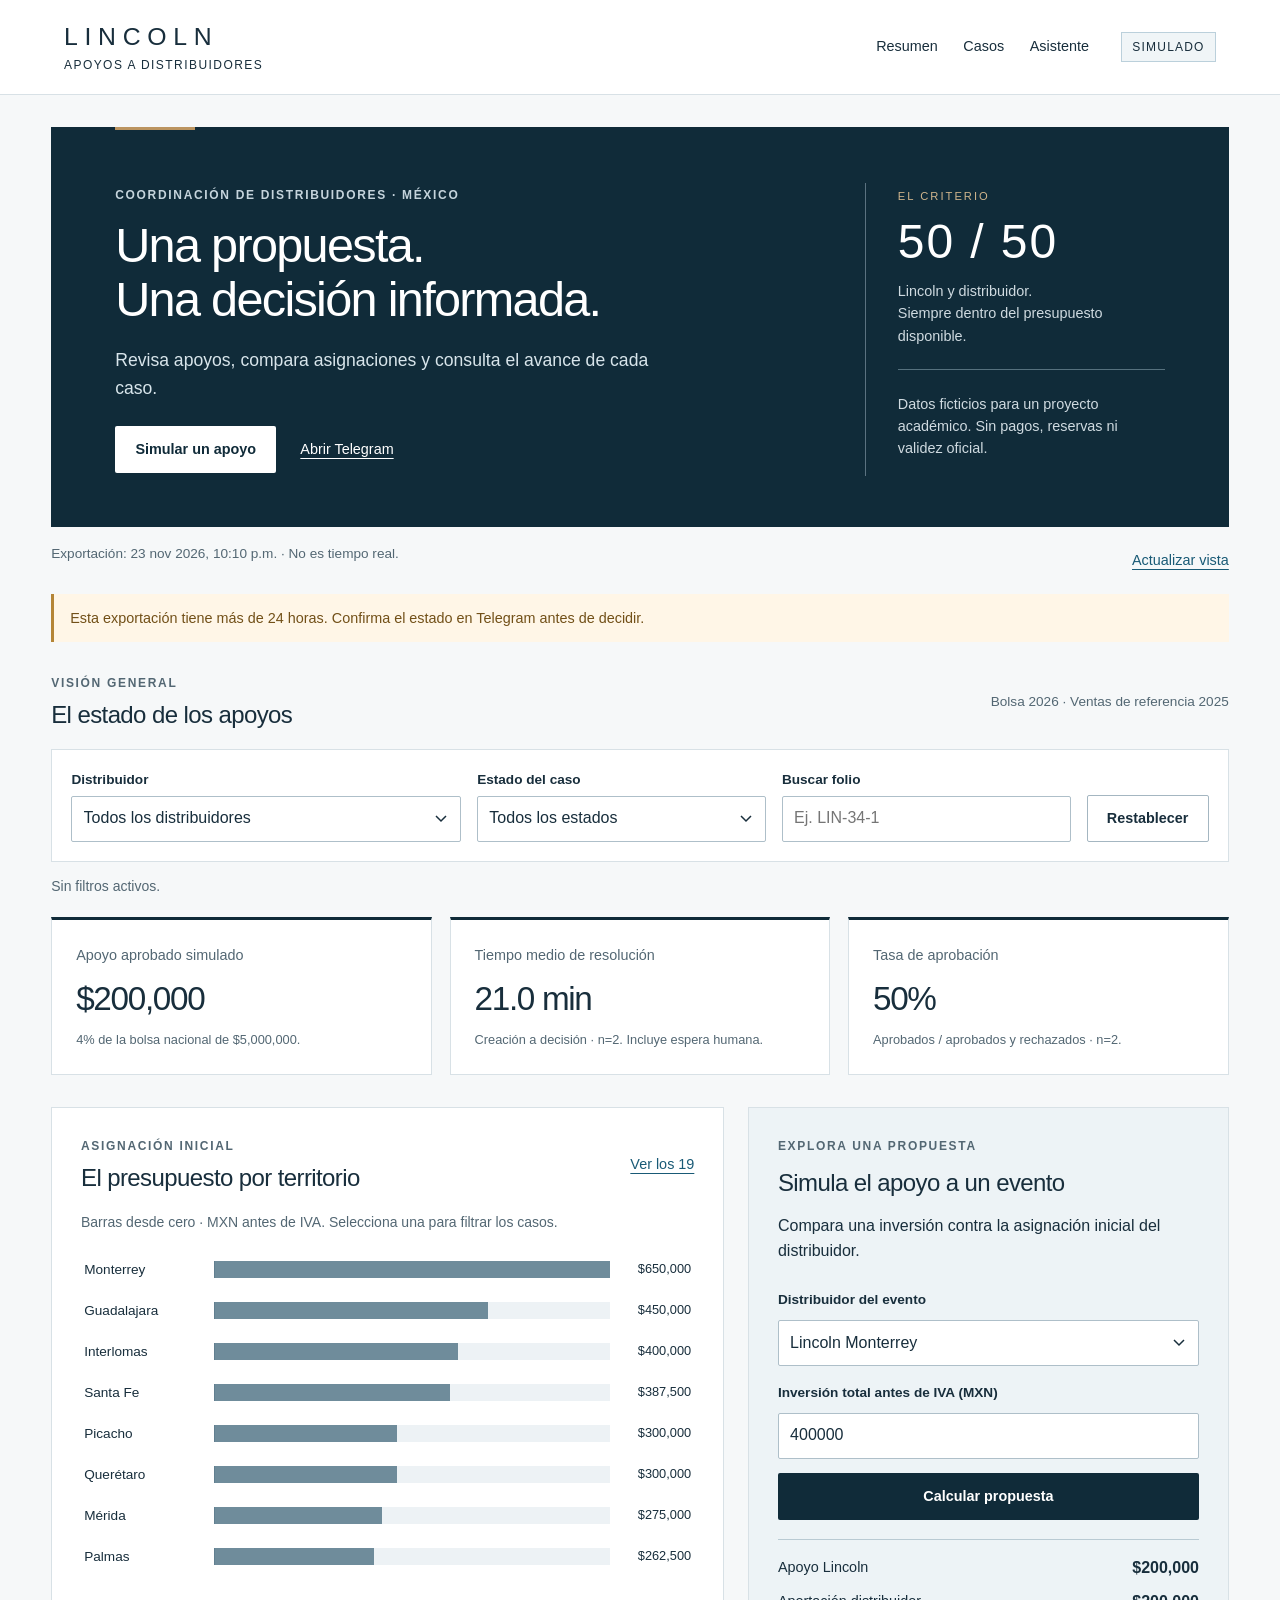
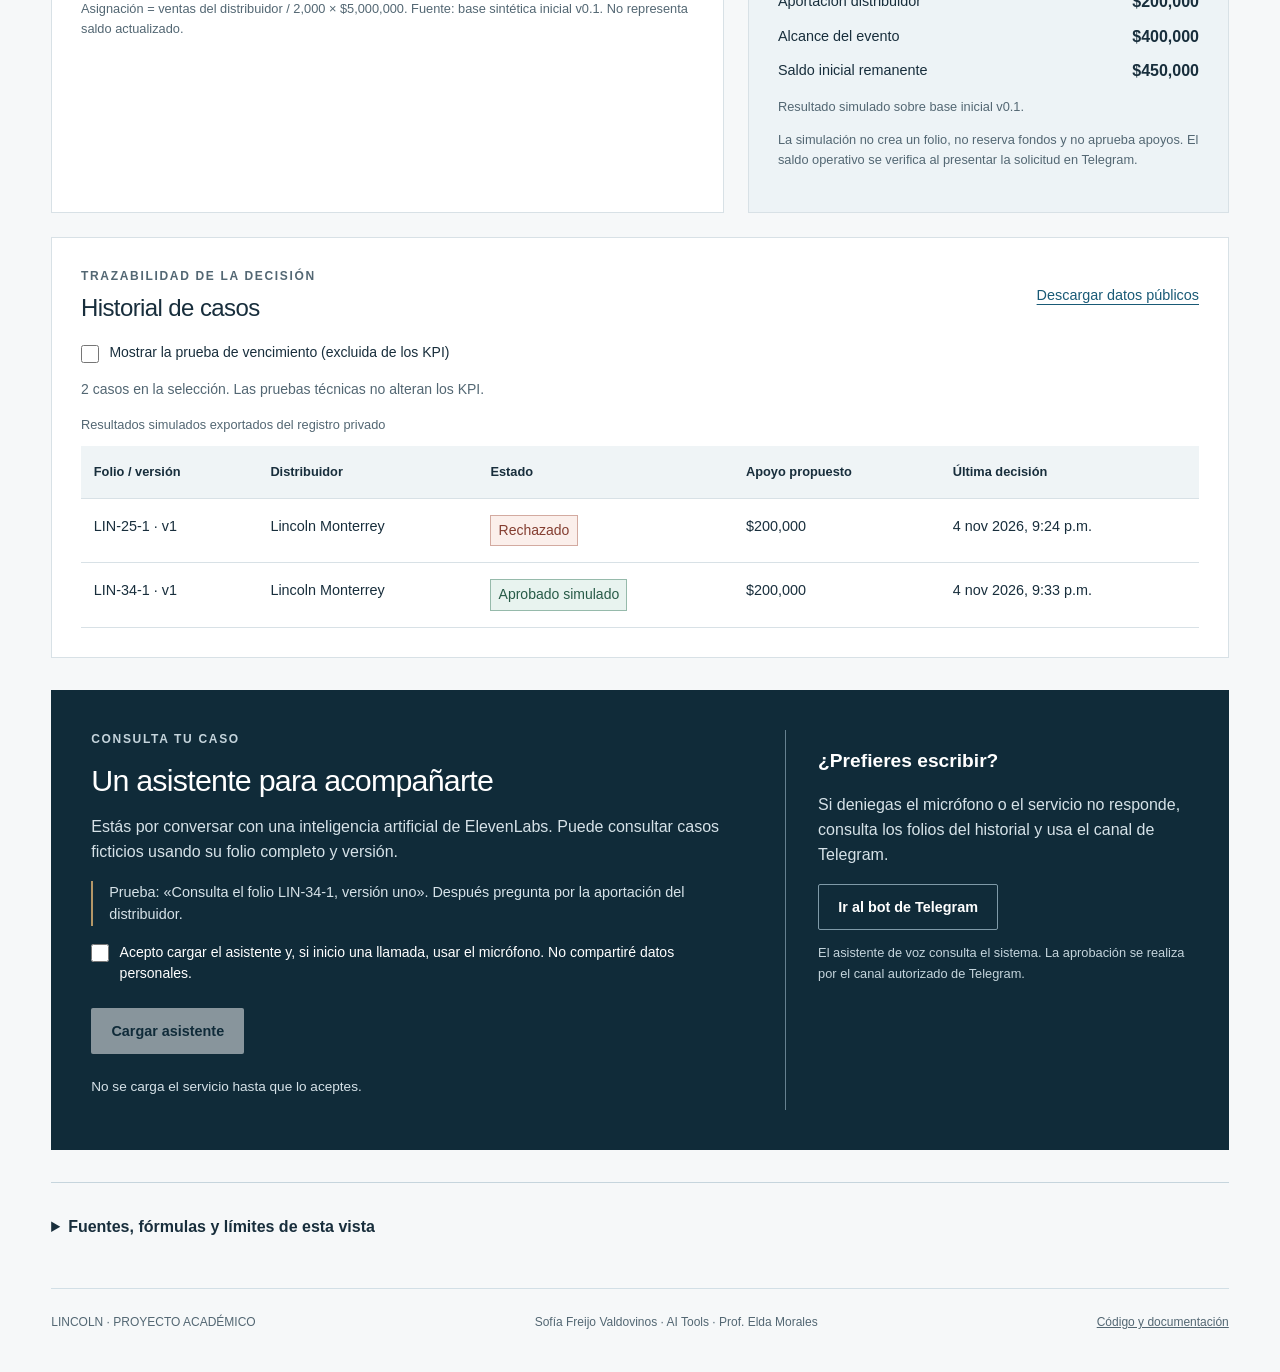
<file: lincoln_proyecto/web/index.html>
<!doctype html>
<html lang="es">
<head>
<meta charset="utf-8"><meta name="viewport" content="width=device-width,initial-scale=1">
<meta name="description" content="Proyecto académico Lincoln: consulta casos simulados y revisa apoyos a distribuidores con datos ficticios.">
<title>Lincoln | Apoyos a distribuidores</title>
<link rel="stylesheet" href="styles.css"><script src="app.js" defer></script>
</head>
<body>
<a class="skip" href="#contenido">Saltar al contenido</a>
<header class="topbar"><a class="brand" href="#contenido" aria-label="Lincoln, inicio">LINCOLN<span>APOYOS A DISTRIBUIDORES</span></a><nav aria-label="Navegación principal"><a href="#resumen">Resumen</a><a href="#historial">Casos</a><a href="#voz">Asistente</a></nav><span class="tag">SIMULADO</span></header>
<main id="contenido">
<section class="hero"><div><p class="eyebrow">COORDINACIÓN DE DISTRIBUIDORES · MÉXICO</p><h1>Una propuesta.<br>Una decisión informada.</h1><p class="lead">Revisa apoyos, compara asignaciones y consulta el avance de cada caso.</p><div class="hero-actions"><a class="button light" href="#simular">Simular un apoyo</a><a class="text-link" href="https://t.me/lincoln_apoyo_distribuidores_bot" target="_blank" rel="noopener">Abrir Telegram</a></div></div><aside class="hero-note"><span>EL CRITERIO</span><strong>50 / 50</strong><p>Lincoln y distribuidor.<br>Siempre dentro del presupuesto disponible.</p><hr><p>Datos ficticios para un proyecto académico. Sin pagos, reservas ni validez oficial.</p></aside></section>
<div class="source-line"><span id="actualizacion">Cargando exportación autorizada…</span><button id="recargar" class="link-button" type="button">Actualizar vista</button></div>
<div id="estado-datos" role="status" aria-live="polite" class="notice">Cargando datos…</div>
<section id="resumen" aria-labelledby="resumen-titulo"><div class="section-heading"><div><p class="eyebrow">VISIÓN GENERAL</p><h2 id="resumen-titulo">El estado de los apoyos</h2></div><span class="scope">Bolsa 2026 · Ventas de referencia 2025</span></div>
<form id="filtros" class="filters"><div><label for="distribuidor">Distribuidor</label><select id="distribuidor"><option value="">Todos los distribuidores</option></select></div><div><label for="estado">Estado del caso</label><select id="estado"><option value="">Todos los estados</option><option value="APROBADO_SIMULADO">Aprobado simulado</option><option value="RECHAZADO">Rechazado</option><option value="PENDIENTE_APROBACION">Pendiente de aprobación</option><option value="VENCIDO">Vencido</option></select></div><div><label for="folio">Buscar folio</label><input id="folio" type="search" placeholder="Ej. LIN-34-1" maxlength="50" autocomplete="off"></div><button id="restablecer" class="button secondary" type="reset">Restablecer</button></form>
<p id="filtro-activo" class="muted" aria-live="polite">Sin filtros activos.</p>
<div class="kpis"><article><p>Apoyo aprobado simulado</p><strong id="kpi-apoyo">—</strong><span id="nota-apoyo">Sin datos suficientes.</span></article><article><p>Tiempo medio de resolución</p><strong id="kpi-tiempo">—</strong><span id="nota-tiempo">Incluye la espera de decisión humana.</span></article><article><p>Tasa de aprobación</p><strong id="kpi-tasa">—</strong><span id="nota-tasa">Aprobados / aprobados y rechazados.</span></article></div>
</section>
<section class="two-columns"><article class="panel" aria-labelledby="chart-title"><div class="section-heading"><div><p class="eyebrow">ASIGNACIÓN INICIAL</p><h2 id="chart-title">El presupuesto por territorio</h2></div><button type="button" class="link-button" id="ver-todos" aria-expanded="false">Ver los 19</button></div><p class="muted">Barras desde cero · MXN antes de IVA. Selecciona una para filtrar los casos.</p><div id="barras" class="bars" aria-label="Asignación por distribuidor"></div><p class="small">Asignación = ventas del distribuidor / 2,000 × $5,000,000. Fuente: base sintética inicial v0.1. No representa saldo actualizado.</p></article>
<article class="panel simulator" id="simular" aria-labelledby="sim-titulo"><p class="eyebrow">EXPLORA UNA PROPUESTA</p><h2 id="sim-titulo">Simula el apoyo a un evento</h2><p>Compara una inversión contra la asignación inicial del distribuidor.</p><form id="simulador"><label for="sim-dealer">Distribuidor del evento</label><select id="sim-dealer" required></select><label for="inversion">Inversión total antes de IVA (MXN)</label><input id="inversion" type="number" min="0.01" max="100000000" step="0.01" value="400000" inputmode="decimal" required><button class="button primary" type="submit">Calcular propuesta</button></form><div id="sim-resultado" class="sim-result" aria-live="polite"><p>Selecciona un distribuidor para calcular.</p></div><p class="small">La simulación no crea un folio, no reserva fondos y no aprueba apoyos. El saldo operativo se verifica al presentar la solicitud en Telegram.</p></article></section>
<section class="panel" id="historial" aria-labelledby="casos-titulo"><div class="section-heading"><div><p class="eyebrow">TRAZABILIDAD DE LA DECISIÓN</p><h2 id="casos-titulo">Historial de casos</h2></div><a class="link-button" href="data/panel.json" download="lincoln_panel_publico.json">Descargar datos públicos</a></div><label class="checkbox"><input type="checkbox" id="incluir-prueba"> Mostrar la prueba de vencimiento (excluida de los KPI)</label><p id="conteo" aria-live="polite" class="muted"></p><div class="table-scroll" tabindex="0" role="region" aria-label="Tabla de casos. Desplaza horizontalmente si es necesario."><table><caption>Resultados simulados exportados del registro privado</caption><thead><tr><th scope="col">Folio / versión</th><th scope="col">Distribuidor</th><th scope="col">Estado</th><th scope="col">Apoyo propuesto</th><th scope="col">Última decisión</th></tr></thead><tbody id="casos-body"></tbody></table></div><p id="tabla-vacia" class="empty" hidden>No hay casos que coincidan con estos filtros.</p></section>
<section id="voz" class="voice-panel" aria-labelledby="voz-titulo"><div><p class="eyebrow">CONSULTA TU CASO</p><h2 id="voz-titulo">Un asistente para acompañarte</h2><p>Estás por conversar con una inteligencia artificial de ElevenLabs. Puede consultar casos ficticios usando su folio completo y versión.</p><p class="voice-example">Prueba: «Consulta el folio LIN-34-1, versión uno». Después pregunta por la aportación del distribuidor.</p><label class="checkbox"><input type="checkbox" id="consentimiento"> Acepto cargar el asistente y, si inicio una llamada, usar el micrófono. No compartiré datos personales.</label><button id="cargar-voz" class="button light" type="button" disabled>Cargar asistente</button><p id="voz-estado" role="status" aria-live="polite">No se carga el servicio hasta que lo aceptes.</p><div id="widget-host"></div></div><aside><h3>¿Prefieres escribir?</h3><p>Si deniegas el micrófono o el servicio no responde, consulta los folios del historial y usa el canal de Telegram.</p><a class="button outline-light" href="https://t.me/lincoln_apoyo_distribuidores_bot" target="_blank" rel="noopener">Ir al bot de Telegram</a><p class="small">El asistente de voz consulta el sistema. La aprobación se realiza por el canal autorizado de Telegram.</p></aside></section>
<details class="method" id="metodologia"><summary>Fuentes, fórmulas y límites de esta vista</summary><div><p><strong>Fuente de casos:</strong> proyección autorizada de lincoln_casos v0.1. Actualización manual reproducible seguida de commit y GitHub Actions; no es tiempo real. Una exportación con más de 24 horas se señala como desactualizada.</p><p><strong>Apoyo aprobado:</strong> suma de apoyos de casos APROBADO_SIMULADO; porcentaje sobre la bolsa nacional de $5,000,000. No implica pagos ni cambios reales de presupuesto.</p><p><strong>Resolución:</strong> promedio entre creación y decisión para aprobados o rechazados con ambas fechas válidas. Incluye espera humana. <strong>Aprobación:</strong> aprobados / (aprobados + rechazados). La prueba de vencimiento no participa en estos KPI. Sin denominador, se muestra «—».</p><p>Los filtros se aplican a los indicadores y al historial. La gráfica conserva asignaciones iniciales nacionales y la simulación utiliza esa base inicial, no saldos operativos. Las fuentes comerciales y de mercado son ficticias; no corresponden a Urban Science ni a ventas oficiales.</p></div></details>
</main><footer><span>LINCOLN · PROYECTO ACADÉMICO</span><span>Sofía Freijo Valdovinos · AI Tools · Prof. Elda Morales</span><a href="https://github.com/sofiafreijoval-a01751310/mesa_financiera_16_oct_elda_V2/tree/main/lincoln_proyecto" target="_blank" rel="noopener">Código y documentación</a></footer>
</body></html>
</file>
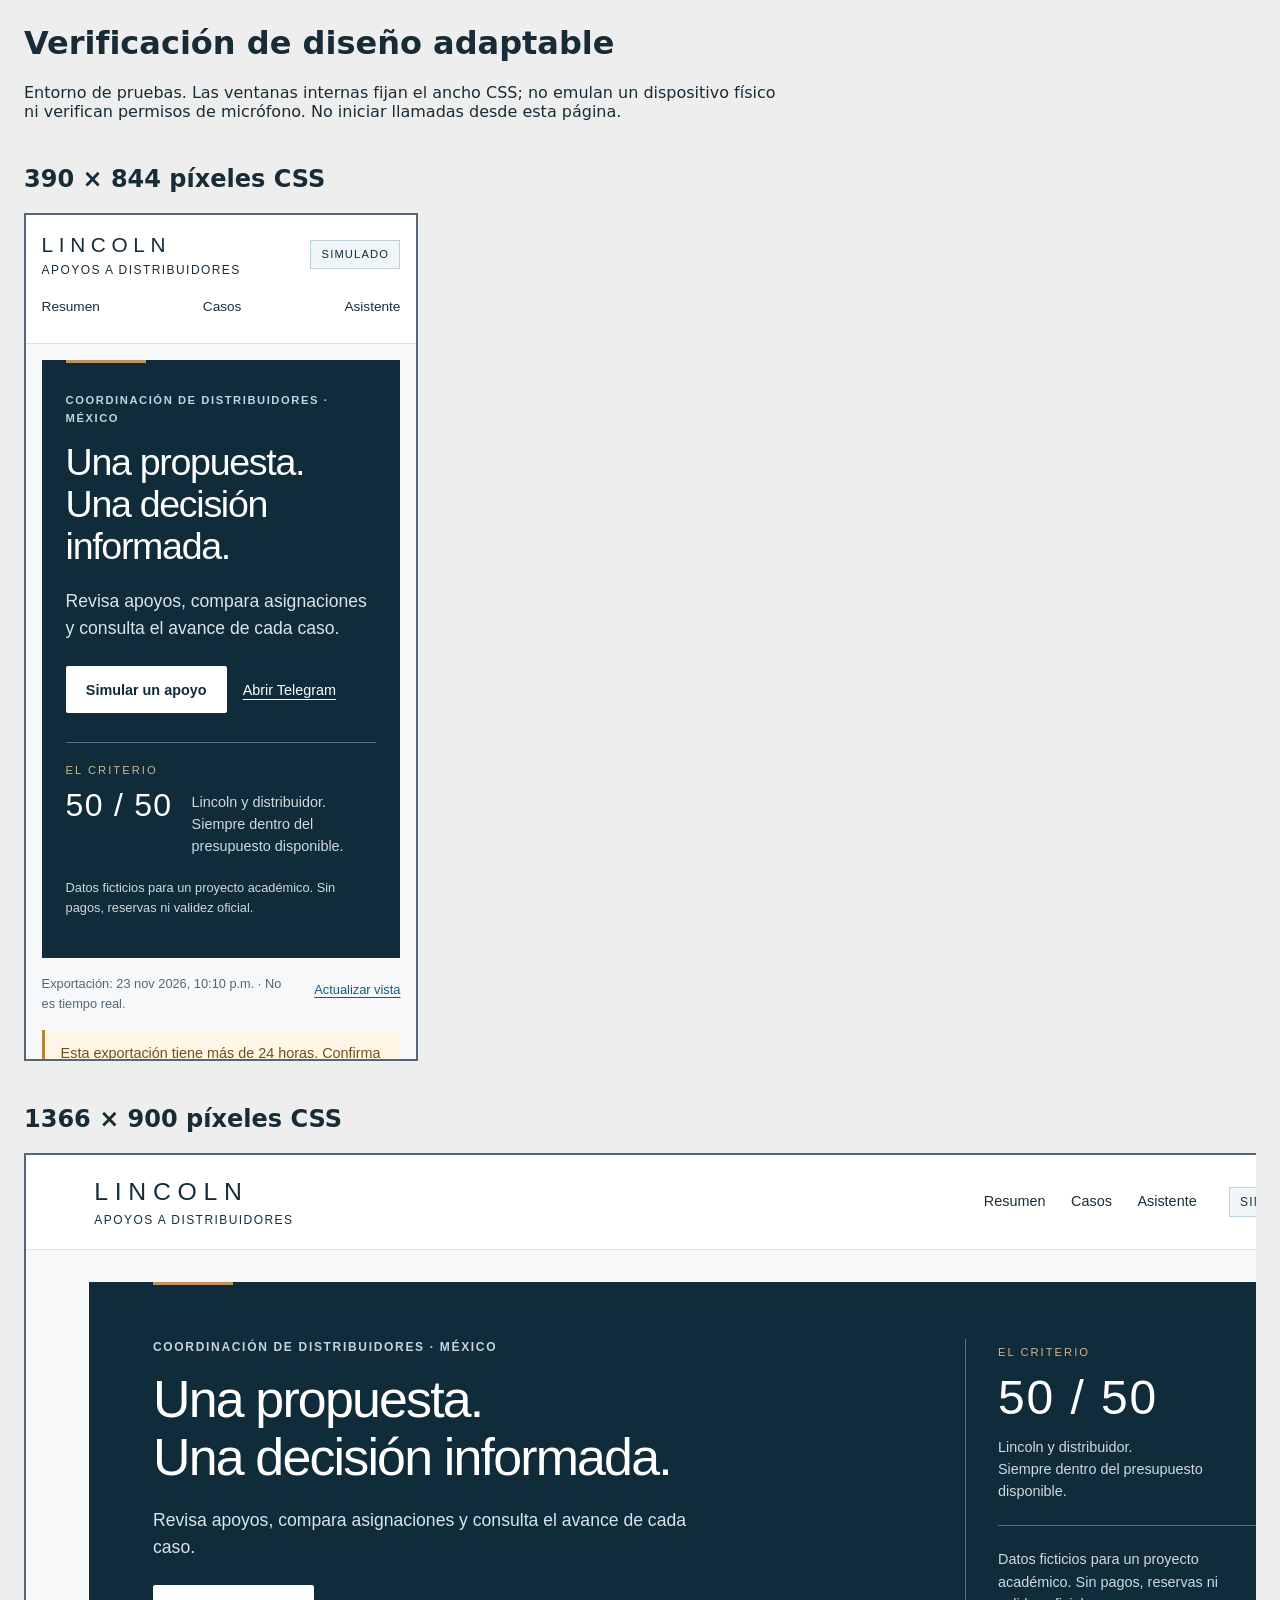
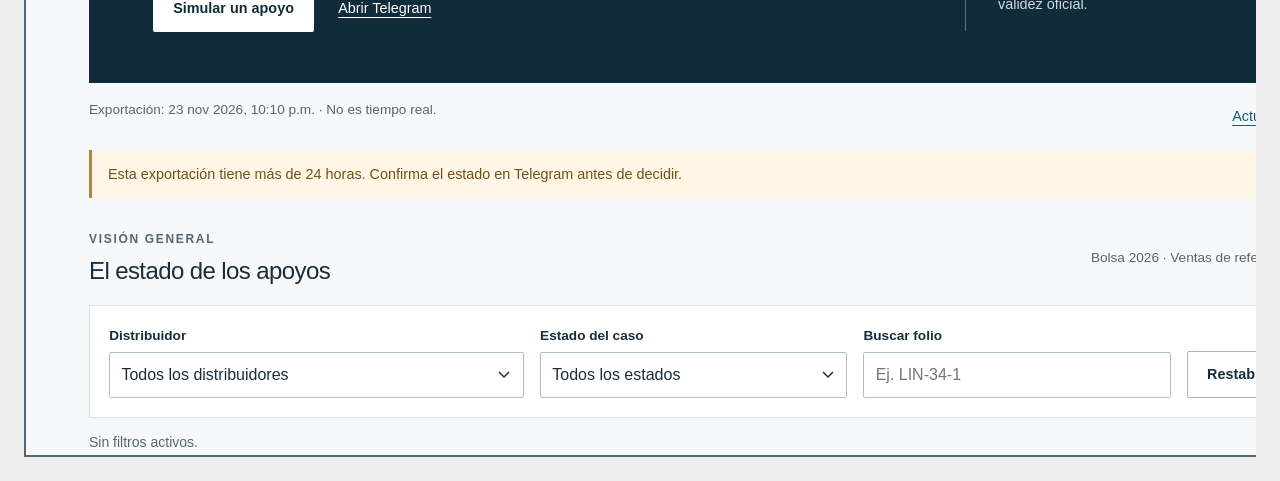
<file: lincoln_proyecto/web/qa-layouts.html>
<!doctype html>
<html lang="es">
<head><meta charset="utf-8"><meta name="viewport" content="width=device-width,initial-scale=1"><title>Lincoln — verificación de tamaños</title>
<style>body{font:16px system-ui;margin:24px;background:#eee;color:#182c37}section{margin:24px 0;max-width:100%;overflow:auto}iframe{display:block;border:2px solid #567;box-sizing:content-box}p{max-width:75ch}</style></head>
<body><h1>Verificación de diseño adaptable</h1><p>Entorno de pruebas. Las ventanas internas fijan el ancho CSS; no emulan un dispositivo físico ni verifican permisos de micrófono. No iniciar llamadas desde esta página.</p>
<section><h2>390 × 844 píxeles CSS</h2><iframe id="mobile" title="Panel Lincoln a390píxeles" src="index.html" width="390" height="844"></iframe></section>
<section><h2>1366 × 900 píxeles CSS</h2><iframe id="desktop" title="Panel Lincoln a1366píxeles" src="index.html" width="1366" height="900"></iframe></section>
</body></html>
</file>
<file: lincoln_proyecto/web/styles.css>
:root{--navy:#102b39;--ink:#182e3c;--muted:#536773;--gold:#bb9460;--line:#d8e1e6;--pale:#eff4f6;--white:#fff;--focus:#007c9d}*{box-sizing:border-box}html{scroll-behavior:smooth;scroll-padding-top:2rem}body{margin:0;color:var(--ink);background:#f6f8f9;font:1rem/1.55 Arial,Helvetica,sans-serif}button,input,select{font:inherit}button,a,input,select{touch-action:manipulation}button,a{ -webkit-tap-highlight-color:transparent}button{cursor:pointer}a{color:inherit}button:disabled{cursor:not-allowed;opacity:.5}a:focus-visible,button:focus-visible,input:focus-visible,select:focus-visible,summary:focus-visible,[tabindex]:focus-visible{outline:3px solid var(--focus);outline-offset:4px}.skip{position:absolute;left:1rem;top:-5rem;background:white;padding:1rem;z-index:30}.skip:focus{top:.5rem}.topbar{background:white;display:flex;align-items:center;gap:2rem;padding:1.3rem max(5%,calc((100% - 1240px)/2));border-bottom:1px solid var(--line)}.brand{text-decoration:none;font-size:1.55rem;letter-spacing:.27em;line-height:1.3}.brand span{display:block;font-size:.75rem;letter-spacing:.12em;margin-top:.3rem}.topbar nav{display:flex;gap:1.6rem;margin-left:auto;font-size:.9rem}.topbar nav a{text-decoration:none;padding:.5rem 0;border-bottom:2px solid transparent}.topbar nav a:hover{border-color:var(--gold)}.tag{border:1px solid #bbd0db;background:#f0f5f7;padding:.3rem .65rem;font-size:.75rem;letter-spacing:.1em}.hero{display:grid;grid-template-columns:1fr 300px;gap:5rem;align-items:center;background:var(--navy);color:white;padding:3.5rem 4rem 3.2rem;position:relative}.hero:before{content:"";display:block;position:absolute;top:0;left:4rem;width:5rem;height:3px;background:var(--gold)}main{width:min(1240px,92%);margin:2rem auto 0}.eyebrow{font-size:.75rem;font-weight:700;letter-spacing:.14em;margin:0 0 .8rem;color:var(--muted)}.hero .eyebrow,.voice-panel .eyebrow{color:#c5d4dc}h1{font-size:clamp(2.2rem,3.8vw,3.5rem);font-weight:400;letter-spacing:-.035em;line-height:1.12;margin:0 0 1.3rem}h2{font-size:1.5rem;font-weight:400;letter-spacing:-.025em;line-height:1.25;margin:0}h3{font-size:1.2rem;line-height:1.3}.lead{color:#d8e5eb;max-width:35rem;font-size:1.1rem}.hero-actions{display:flex;align-items:center;gap:1.5rem;margin-top:1.5rem}.button{display:inline-flex;align-items:center;justify-content:center;min-height:46px;padding:.7rem 1.2rem;border:1px solid transparent;border-radius:2px;text-decoration:none;font-size:.9rem;font-weight:600}.light{background:white;color:var(--navy)}.primary{background:var(--navy);color:white}.secondary{background:white;border-color:#a4b6c1;color:var(--ink)}.outline-light{border-color:#7f9aa8;color:white;background:transparent}.text-link{font-size:.9rem;color:white;text-underline-offset:.3em}.hero-note{border-left:1px solid #5b7280;padding-left:2rem}.hero-note>span{font-size:.7rem;letter-spacing:.18em;color:#d0b58c}.hero-note>strong{font-weight:400;font-size:3rem;display:block;line-height:1.4;letter-spacing:.04em}.hero-note p{font-size:.9rem;color:#cfdae0;margin:.3rem 0 1rem}.hero-note hr{border:0;border-top:1px solid #56717e;margin:1.4rem 0}.source-line{display:flex;justify-content:space-between;gap:1rem;padding:1rem 0;font-size:.85rem;color:var(--muted)}.link-button{appearance:none;border:0;background:none;color:#195a76;text-decoration:underline;text-underline-offset:.25em;padding:.4rem 0;font-size:.9rem;white-space:nowrap}.notice{border-left:3px solid #b48536;background:#fff6e7;color:#725018;padding:.8rem 1rem;margin-bottom:2rem;font-size:.9rem}.notice.error{border-color:#a93d39;background:#fff0ef;color:#8c2e2a}.notice[hidden]{display:none}.section-heading{display:flex;justify-content:space-between;align-items:center;gap:1.2rem;margin-bottom:1.2rem}.section-heading .eyebrow{margin-bottom:.45rem}.scope{font-size:.85rem;color:var(--muted)}.filters{display:grid;grid-template-columns:1.35fr 1fr 1fr auto;align-items:end;gap:1rem;padding:1.2rem;background:white;border:1px solid var(--line)}label{display:block;font-size:.85rem;font-weight:600;margin-bottom:.35rem}input,select{width:100%;min-height:46px;border:1px solid #aebfc9;background:white;border-radius:2px;padding:.6rem .7rem;color:var(--ink);font-size:1rem;min-width:0}select{appearance:none;background-image:url("data:image/svg+xml,%3Csvg xmlns='http://www.w3.org/2000/svg' width='12' height='8'%3E%3Cpath d='m1 1 5 5 5-5' fill='none' stroke='%23182e3c' stroke-width='1.5'/%3E%3C/svg%3E");background-position:right .8rem center;background-repeat:no-repeat;padding-right:2rem}.muted{font-size:.875rem;color:var(--muted)}.small{font-size:.8rem;color:var(--muted);line-height:1.6}.kpis{display:grid;grid-template-columns:repeat(3,1fr);gap:1.1rem;margin:1.2rem 0 2rem}.kpis article{padding:1.5rem;background:white;border:1px solid var(--line);border-top:3px solid var(--navy)}.kpis article p{font-size:.9rem;margin:0 0 .8rem;color:var(--muted)}.kpis strong{display:block;font-size:clamp(2rem,2.6vw,2.7rem);font-weight:400;line-height:1.2;font-variant-numeric:tabular-nums;letter-spacing:-.04em}.kpis span{display:block;font-size:.8rem;margin-top:.7rem;color:var(--muted)}.two-columns{display:grid;grid-template-columns:1.4fr 1fr;gap:1.5rem;margin:1.5rem 0}.panel{padding:1.8rem;background:white;border:1px solid var(--line)}.bars{display:grid;gap:.85rem;padding:.5rem 0 1rem}.bar-row{display:grid;grid-template-columns:120px 1fr 72px;gap:.6rem;align-items:center;width:100%;border:0;padding:.2rem;background:none;text-align:left;font-size:.85rem;color:var(--ink);border-radius:2px}.bar-row:hover{background:var(--pale)}.bar-track{display:block;height:17px;background:#edf2f5;border-left:1px solid #617f90}.bar-fill{display:block;height:100%;background:#6f8c9b;min-width:1px}.bar-row.selected .bar-fill{background:var(--navy)}.bar-row strong{text-align:right;font-size:.8rem;font-weight:400;font-variant-numeric:tabular-nums}.bar-row.selected{font-weight:700}.simulator{background:#edf3f6}.simulator form{display:grid;gap:.6rem;margin:1.2rem 0}.simulator label{margin:.4rem 0 0}.simulator .button{margin-top:.3rem}.sim-result{border-top:1px solid #b9cad3;padding-top:1rem}.sim-result dl{margin:0;display:grid;grid-template-columns:1fr auto;gap:.6rem}.sim-result dt{font-size:.9rem}.sim-result dd{margin:0;font-weight:700;font-variant-numeric:tabular-nums}.sim-result .adjust{background:#fff4df;padding:.7rem .9rem;font-size:.85rem;border-left:3px solid #a87728;color:#644513}.checkbox{display:flex;gap:.65rem;align-items:flex-start;font-size:.875rem;font-weight:400;line-height:1.5;margin:1rem 0}.checkbox input{width:18px;height:18px;min-height:18px;flex-shrink:0;margin:.18rem 0 0;accent-color:#1b617e}.table-scroll{overflow-x:auto;max-width:100%}table{width:100%;border-collapse:collapse;font-size:.9rem;min-width:650px}caption{text-align:left;color:var(--muted);font-size:.8rem;padding-bottom:.7rem}th,td{padding:1rem .8rem;text-align:left;border-bottom:1px solid var(--line);vertical-align:top}th{font-weight:600;font-size:.8rem;background:#eff4f6}td:first-child{font-variant-numeric:tabular-nums}.badge{font-size:.875rem;padding:.25rem .45rem;border:1px solid #a6bbc6;background:#eef4f7;display:inline-block;color:#254c60}.badge.aprobado{background:#e8f3ef;border-color:#96baab;color:#275a47}.badge.rechazado{background:#fbefeb;border-color:#d3aaa0;color:#843e31}.badge.vencido{background:#f2f1ed;border-color:#c5beae;color:#665c43}.empty{text-align:center;padding:2rem;background:#f4f7f9}.empty[hidden]{display:none}.voice-panel{display:grid;grid-template-columns:1.6fr 1fr;gap:3rem;background:var(--navy);color:white;margin:2rem 0;padding:2.5rem}.voice-panel p{color:#d6e2e8}.voice-panel h2{font-size:1.9rem}.voice-example{border-left:2px solid #b49768;padding-left:1rem;font-size:.9rem}.voice-panel aside{border-left:1px solid #668190;padding-left:2rem}.voice-panel label{color:white}.voice-panel #voz-estado{font-size:.85rem}.voice-panel .small{font-size:.8rem;color:#c4d4dc}.voice-panel button{margin:.5rem 0}.method{border-top:1px solid #c6d5dd;padding:1.5rem 0}.method summary{font-weight:600;cursor:pointer;padding:.5rem 0}.method div{max-width:980px;color:var(--muted);font-size:.9rem}.method p{margin:.8rem 0}footer{width:min(1240px,92%);margin:1rem auto;padding:1.5rem 0;border-top:1px solid #d2dfe6;display:flex;justify-content:space-between;gap:1rem;font-size:.75rem;color:var(--muted)}
@media(max-width:900px){.topbar{padding:1rem 4%;gap:1rem}.hero{grid-template-columns:1fr 225px;gap:2rem;padding:2.5rem}.hero-note{padding-left:1.4rem}.filters{grid-template-columns:1fr 1fr}.two-columns{grid-template-columns:1fr}.voice-panel{gap:1.6rem;padding:2rem}.voice-panel aside{padding-left:1.4rem}.hero:before{left:2.5rem}}
@media(max-width:600px){.topbar{flex-wrap:wrap;justify-content:space-between;gap:.6rem}.brand{font-size:1.3rem}.brand span{font-size:.75rem}.topbar nav{order:3;width:100%;margin:0;justify-content:space-between;font-size:.85rem}.tag{font-size:.7rem}main{margin-top:1rem;width:92%}.hero{display:block;padding:2rem 1.5rem}.hero:before{left:1.5rem}.hero h1{font-size:2.35rem}.hero .eyebrow{font-size:.7rem;line-height:1.6}.hero-note{border-left:0;border-top:1px solid #587282;margin-top:1.8rem;padding:1.2rem 0 0;display:grid;grid-template-columns:110px 1fr;gap:.2rem 1rem}.hero-note>span{grid-column:1/-1}.hero-note>strong{font-size:2rem}.hero-note p{margin:.5rem 0}.hero-note hr{display:none}.hero-note p:last-child{grid-column:1/-1;font-size:.8rem;margin-top:.6rem}.hero-actions{gap:1rem;flex-wrap:wrap}.source-line{font-size:.8rem;align-items:start}.source-line button{font-size:.8rem}.section-heading{align-items:start;flex-wrap:wrap}.scope{font-size:.8rem}.filters{grid-template-columns:1fr;padding:1rem;gap:.8rem}.kpis{grid-template-columns:1fr;gap:.7rem}.kpis article{padding:1.2rem}.kpis strong{font-size:2.2rem}.panel{padding:1.2rem}.bar-row{grid-template-columns:105px 1fr 76px;font-size:.875rem;gap:.4rem}.bar-row strong{font-size:.875rem}.voice-panel{display:block;padding:1.6rem}.voice-panel h2{font-size:1.6rem}.voice-panel aside{padding:1rem 0 0;margin-top:1.5rem;border-left:0;border-top:1px solid #587282}footer{flex-direction:column;font-size:.8rem;gap:.6rem}h2{font-size:1.4rem}}
@media(prefers-reduced-motion:reduce){html{scroll-behavior:auto}}
</file>
